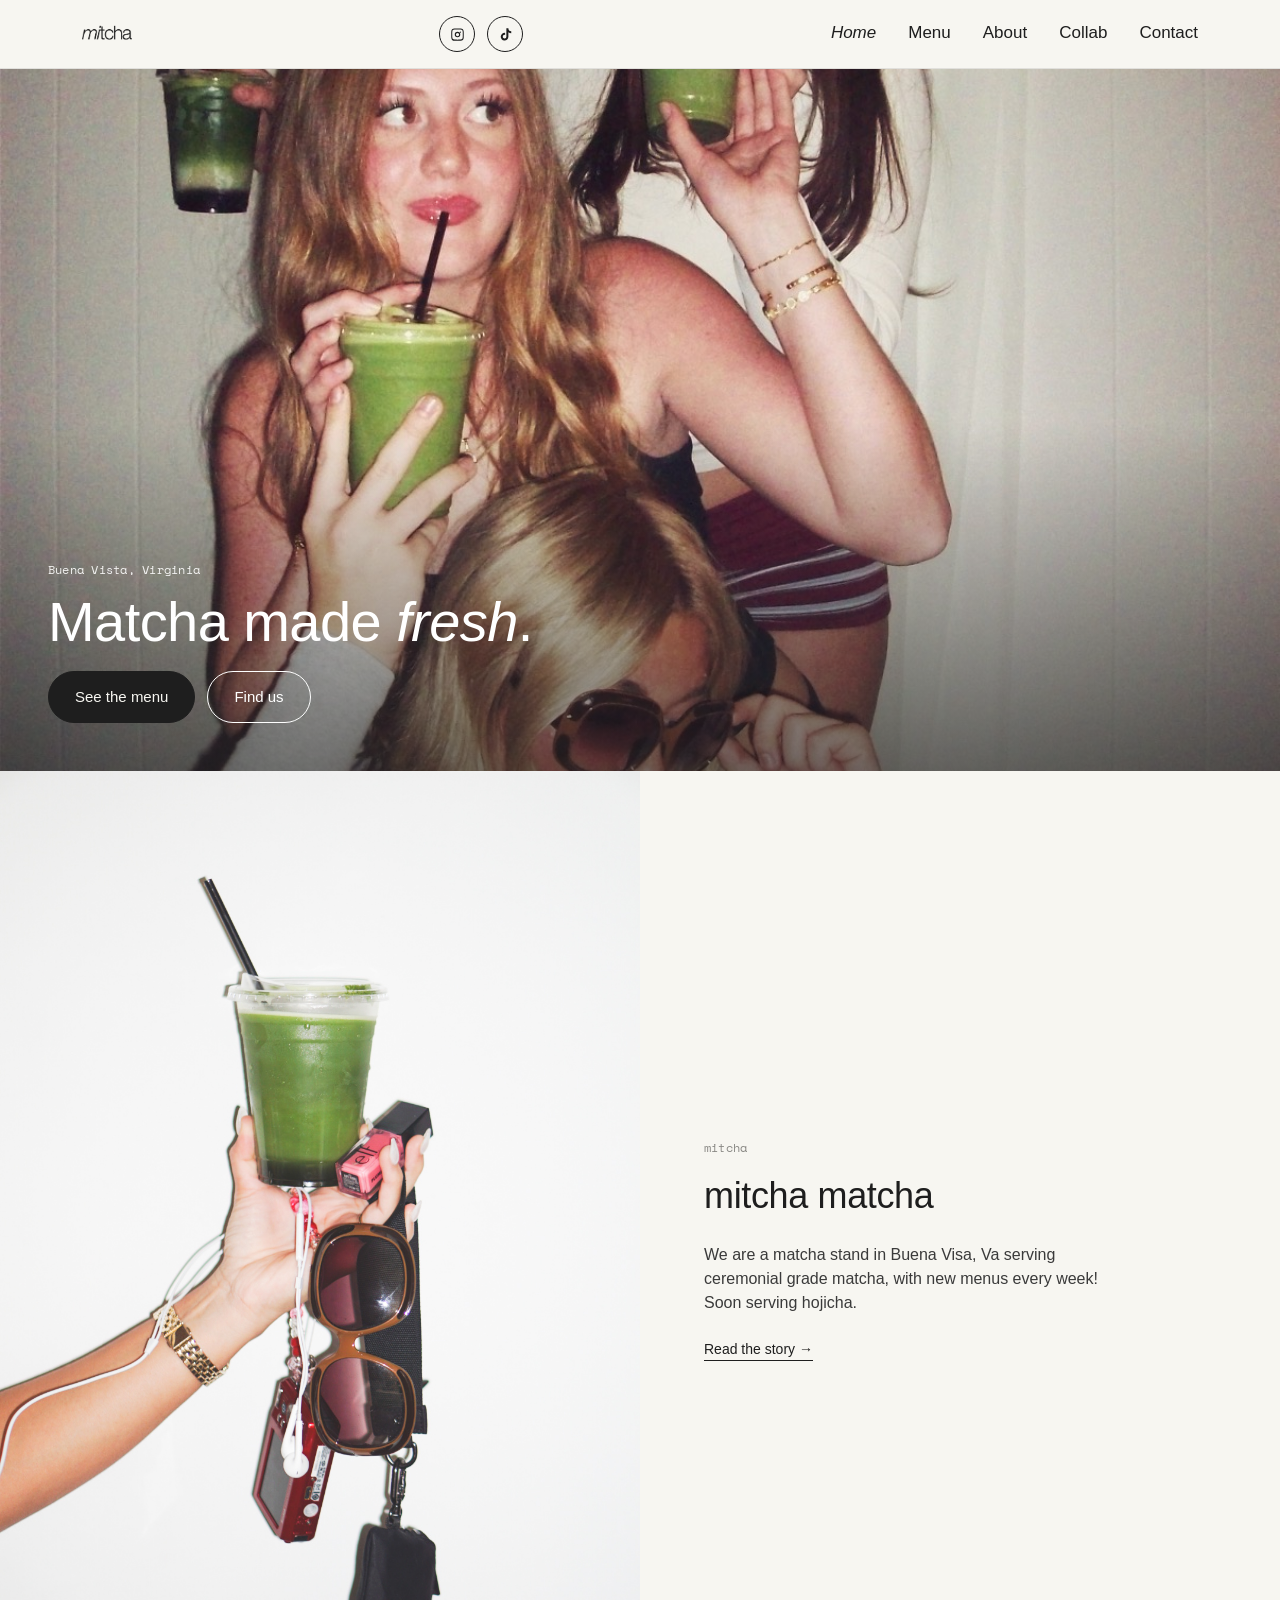
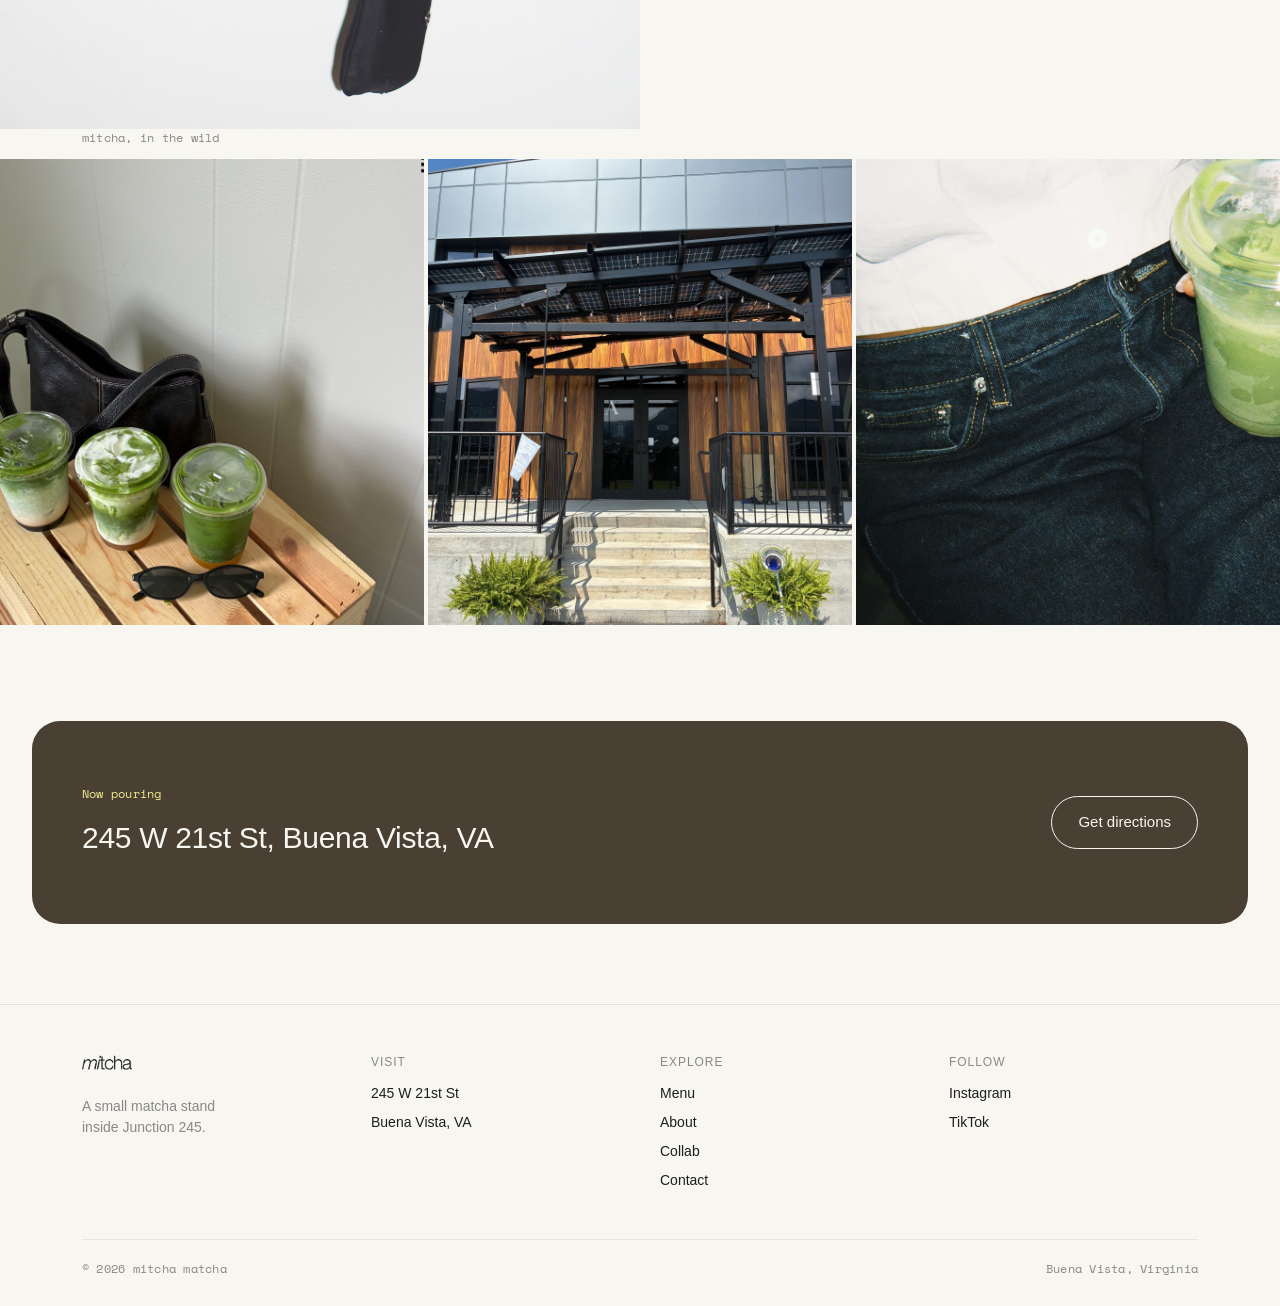
<file: index.html>
<!DOCTYPE html>
<html lang="en">
<head>
<meta charset="UTF-8">
<meta name="viewport" content="width=device-width, initial-scale=1.0">
<title>mitcha matcha — Buena Vista, VA</title>
<link rel="stylesheet" href="styles.css">
</head>
<body>
<header>
<div class="wrap navbar">
<a href="index.html" class="logo"><img src="assets/logo.png" alt="mitcha matcha"></a>
<div class="navbar-right">
<div class="socials">
<a href="https://www.instagram.com/mitchamatchaaa" aria-label="Instagram" target="_blank" rel="noopener">
<svg viewBox="0 0 24 24"><path d="M12 2.2c3.2 0 3.6 0 4.9.07 3.3.15 4.8 1.7 5 5C22 8.6 22 9 22 12.2s0 3.6-.07 4.9c-.15 3.3-1.7 4.8-5 5-1.3.06-1.7.07-4.93.07s-3.6 0-4.9-.07c-3.3-.15-4.8-1.7-5-5C2 15.8 2 15.4 2 12.2s0-3.6.07-4.9c.15-3.3 1.7-4.8 5-5C8.4 2.2 8.8 2.2 12 2.2zm0 1.8c-3.14 0-3.5 0-4.74.07-2.4.1-3.5 1.2-3.6 3.6C3.6 8.7 3.6 9 3.6 12s0 3.3.07 4.53c.1 2.4 1.2 3.5 3.6 3.6C8.5 20.2 8.86 20.2 12 20.2s3.5 0 4.74-.07c2.4-.1 3.5-1.2 3.6-3.6.06-1.23.06-1.53.06-4.53s0-3.3-.06-4.53c-.1-2.4-1.2-3.5-3.6-3.6C15.5 4 15.14 4 12 4zm0 3.6a4.4 4.4 0 110 8.8 4.4 4.4 0 010-8.8zm0 1.8a2.6 2.6 0 100 5.2 2.6 2.6 0 000-5.2zm4.6-2.03a1 1 0 110 2 1 1 0 010-2z"/></svg>
</a>
<a href="https://www.tiktok.com/@mitchamatchaaa" aria-label="TikTok" target="_blank" rel="noopener">
<svg viewBox="0 0 24 24"><path d="M16.6 2h-3.2v13.4a2.9 2.9 0 11-2.05-2.77V9.4a6.1 6.1 0 105.25 6.05V8.4a7.9 7.9 0 004.6 1.48V6.66A4.7 4.7 0 0116.6 2z"/></svg>
</a>
</div>
<button class="nav-toggle" onclick="document.querySelector('.nav-links').classList.toggle('open')" aria-label="Toggle menu">Menu ☰</button>
</div>
<nav class="nav-links">
<a href="index.html" class="active">Home</a>
<a href="menu.html">Menu</a>
<a href="about.html">About</a>
<a href="collab.html">Collab</a>
<a href="contact.html">Contact</a>
</nav>
</div>
</header>

<div class="hero-photo">
<img src="assets/FullSizeRender_VSCO.jpeg" alt="Sipping a mitcha matcha">
<div class="hero-overlay">
<p class="eyebrow mono">Buena Vista, Virginia</p>
<h1>Matcha made <span style="font-style:italic;">fresh</span>.</h1>
<div class="btn-row">
<a href="menu.html" class="btn btn-solid">See the menu</a>
<a href="contact.html" class="btn" style="border-color:#fff; color:#fff;">Find us</a>
</div>
</div>
</div>

<div class="split-banner">
<div class="photo-side">
<img src="assets/DSC07898.jpeg" alt="mitcha matcha styled with sparkling water">
</div>
<div class="text-side">
<p class="eyebrow mono">mitcha</p>
<h2 style="font-size:clamp(26px,3vw,36px); margin-bottom:20px; max-width:420px;">
mitcha matcha
</h2>
<p style="color:#3a3a3a; max-width:400px; margin-bottom:24px;">
We are a matcha stand in Buena Visa, Va serving ceremonial grade matcha, with new menus every week! Soon serving hojicha.
</p>
<a href="about.html" style="font-size:14px; border-bottom:1px solid var(--ink); align-self:flex-start;">Read the story →</a>
</div>
</div>

<section style="padding-top:0;">
<div class="wrap">
<p class="eyebrow mono">mitcha, in the wild</p>
</div>
<div class="photo-grid">
<img src="assets/flatlay-cups.jpg" alt="mitcha matcha flatlay">
<img src="assets/storefront.jpg" alt="Junction 245 storefront">
<img src="assets/denim-cup.jpg" alt="Holding a mitcha matcha">
</div>
</section>

<section class="callout-banner">
<div class="callout-inner">
<div>
<p class="eyebrow mono" style="color:var(--yellow);">Now pouring</p>
<h2>245 W 21st St, Buena Vista, VA</h2>
</div>
<a href="contact.html" class="btn" style="border-color:var(--cream); color:var(--cream);">Get directions</a>
</div>
</section>

<footer>
<div class="wrap">
<div class="footer-grid">
<div class="footer-col">
<img src="assets/logo.png" alt="mitcha matcha" style="height:22px; margin-bottom:14px;">
<p style="color:var(--grey);">A small matcha stand<br>inside Junction 245.</p>
</div>
<div class="footer-col">
<h4>Visit</h4>
<p>245 W 21st St</p>
<p>Buena Vista, VA</p>
</div>
<div class="footer-col">
<h4>Explore</h4>
<a href="menu.html">Menu</a>
<a href="about.html">About</a>
<a href="collab.html">Collab</a>
<a href="contact.html">Contact</a>
</div>
<div class="footer-col">
<h4>Follow</h4>
<a href="https://www.instagram.com/mitchamatchaaa" target="_blank" rel="noopener">Instagram</a>
<a href="https://www.tiktok.com/@mitchamatchaaa" target="_blank" rel="noopener">TikTok</a>
</div>
</div>
<div class="footer-bottom mono">
<span>© 2026 mitcha matcha</span>
<span>Buena Vista, Virginia</span>
</div>
</div>
</footer>
</body>
</html>
</file>
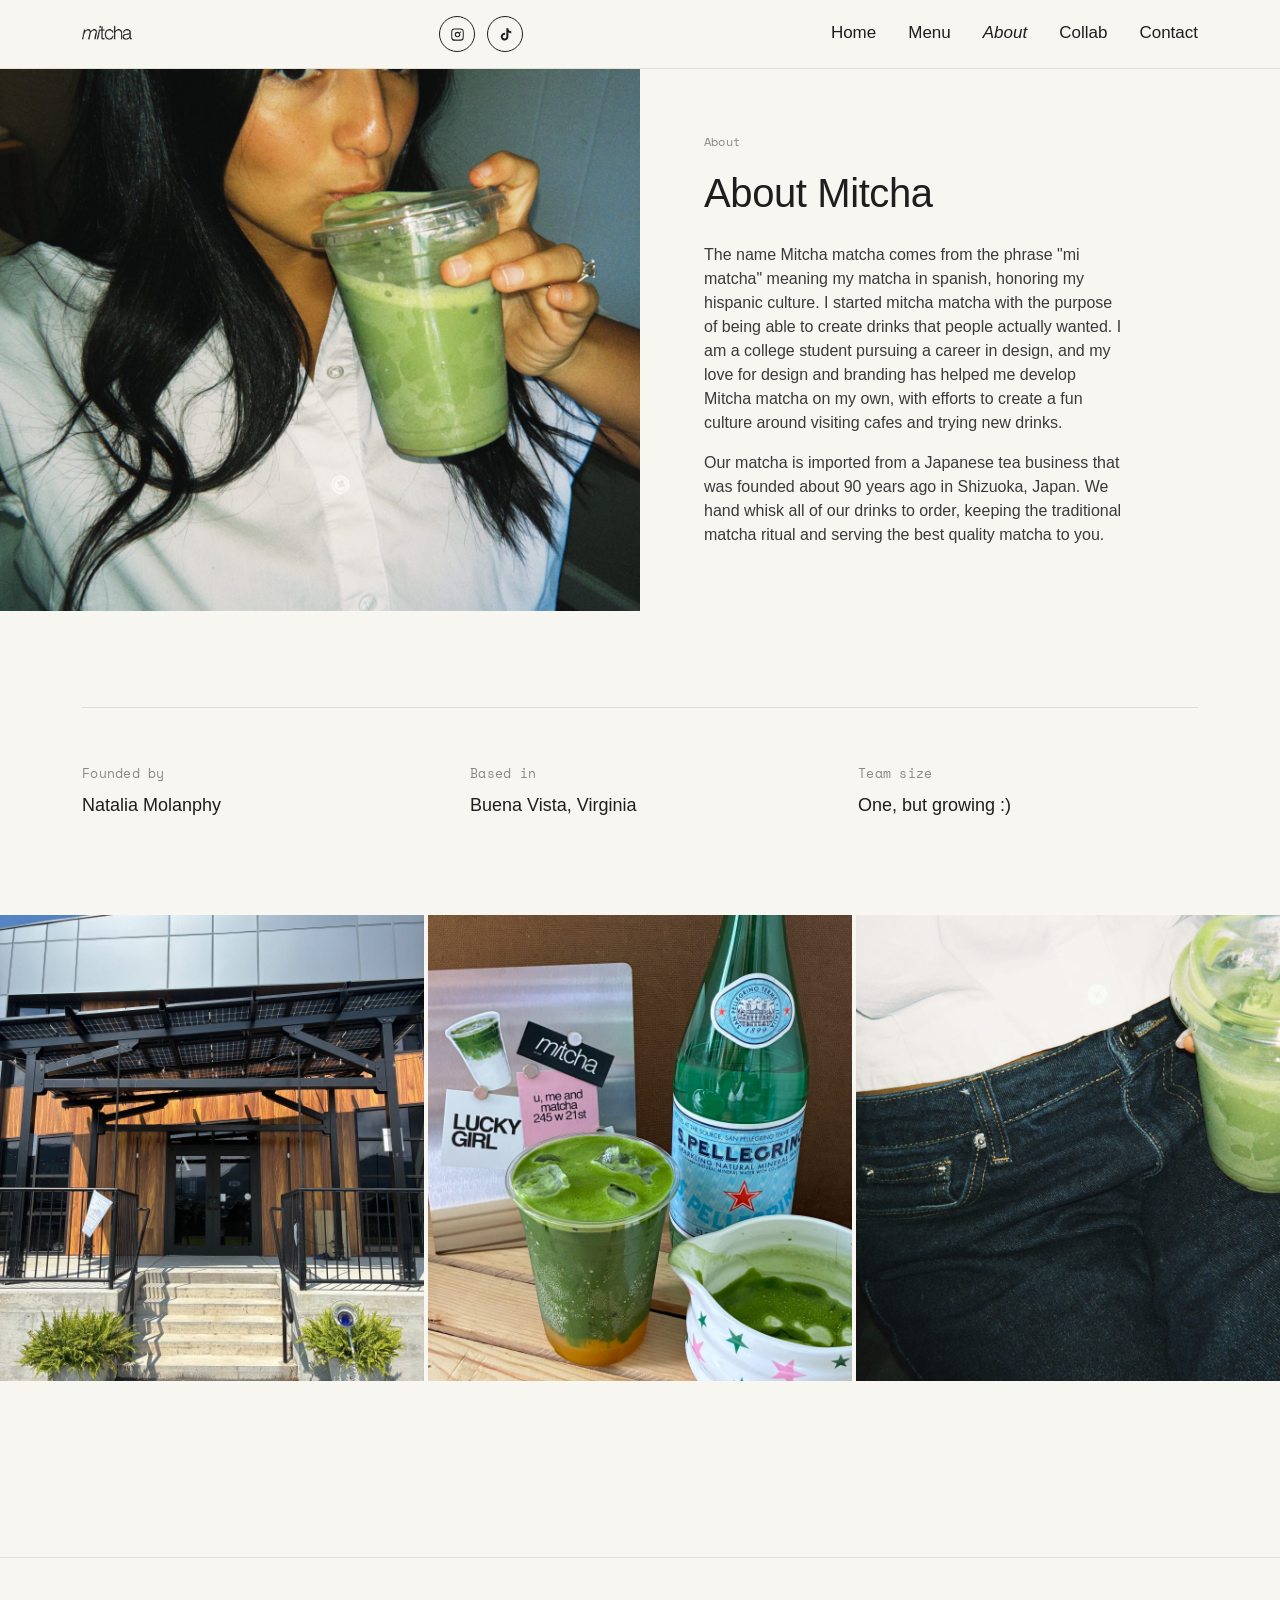
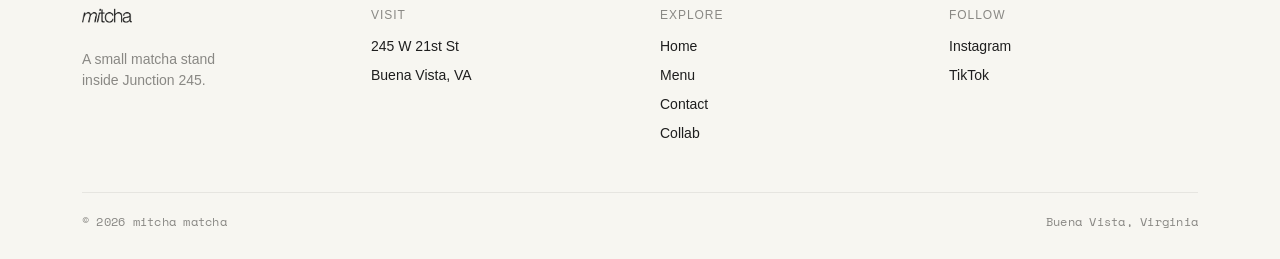
<file: about.html>
<!DOCTYPE html>
<html lang="en">
<head>
<meta charset="UTF-8">
<meta name="viewport" content="width=device-width, initial-scale=1.0">
<title>About — mitcha matcha</title>
<link rel="stylesheet" href="styles.css">
</head>
<body>

<header>
  <div class="wrap navbar">
    <a href="index.html" class="logo"><img src="assets/logo.png" alt="mitcha matcha"></a>
    <div class="navbar-right">
      <div class="socials">
        <a href="https://www.instagram.com/mitchamatchaaa" aria-label="Instagram" target="_blank" rel="noopener">
          <svg viewBox="0 0 24 24"><path d="M12 2.2c3.2 0 3.6 0 4.9.07 3.3.15 4.8 1.7 5 5C22 8.6 22 9 22 12.2s0 3.6-.07 4.9c-.15 3.3-1.7 4.8-5 5-1.3.06-1.7.07-4.93.07s-3.6 0-4.9-.07c-3.3-.15-4.8-1.7-5-5C2 15.8 2 15.4 2 12.2s0-3.6.07-4.9c.15-3.3 1.7-4.8 5-5C8.4 2.2 8.8 2.2 12 2.2zm0 1.8c-3.14 0-3.5 0-4.74.07-2.4.1-3.5 1.2-3.6 3.6C3.6 8.7 3.6 9 3.6 12s0 3.3.07 4.53c.1 2.4 1.2 3.5 3.6 3.6C8.5 20.2 8.86 20.2 12 20.2s3.5 0 4.74-.07c2.4-.1 3.5-1.2 3.6-3.6.06-1.23.06-1.53.06-4.53s0-3.3-.06-4.53c-.1-2.4-1.2-3.5-3.6-3.6C15.5 4 15.14 4 12 4zm0 3.6a4.4 4.4 0 110 8.8 4.4 4.4 0 010-8.8zm0 1.8a2.6 2.6 0 100 5.2 2.6 2.6 0 000-5.2zm4.6-2.03a1 1 0 110 2 1 1 0 010-2z"/></svg>
        </a>
        <a href="https://www.tiktok.com/@mitchamatchaaa" aria-label="TikTok" target="_blank" rel="noopener">
          <svg viewBox="0 0 24 24"><path d="M16.6 2h-3.2v13.4a2.9 2.9 0 11-2.05-2.77V9.4a6.1 6.1 0 105.25 6.05V8.4a7.9 7.9 0 004.6 1.48V6.66A4.7 4.7 0 0116.6 2z"/></svg>
        </a>
      </div>
      <button class="nav-toggle" onclick="document.querySelector('.nav-links').classList.toggle('open')" aria-label="Toggle menu">Menu ☰</button>
    </div>
    <nav class="nav-links">
      <a href="index.html">Home</a>
      <a href="menu.html">Menu</a>
      <a href="about.html" class="active">About</a>
      <a href="collab.html">Collab</a>
      <a href="contact.html">Contact</a>
    </nav>
  </div>
</header>

<div class="split-banner">
  <div class="photo-side">
    <img src="assets/selfie-sip.jpg" alt="Natalia, founder of mitcha matcha">
  </div>
  <div class="text-side">
    <p class="eyebrow mono">About</p>
    <h1 style="font-size:clamp(28px,3.5vw,40px); margin-bottom:20px;">About Mitcha</h1>
    <p style="color:#3a3a3a; max-width:420px; margin-bottom:16px;">
      The name Mitcha matcha comes from the phrase "mi matcha" meaning my matcha in spanish, honoring my hispanic culture. I started mitcha matcha with the purpose of being able to create drinks that people actually wanted. I am a college student pursuing a career in design, and my love for design and branding has helped me develop Mitcha matcha on my own, with efforts to create a fun culture around visiting cafes and trying new drinks.
    </p>
    <p style="color:#3a3a3a; max-width:420px;">
Our matcha is imported from a Japanese tea business that was founded about 90 years ago in Shizuoka, Japan. We hand whisk all of our drinks to order, keeping the traditional matcha ritual and serving the best quality matcha to you. 
    </p>
  </div>
</div>

<section>
  <div class="wrap">
    <hr class="hairline" style="margin-bottom:56px;">
    <div style="display:flex; gap:48px; flex-wrap:wrap;">
      <div style="flex:1; min-width:200px;">
        <p class="mono" style="font-size:13px; color:var(--grey); margin-bottom:8px;">Founded by</p>
        <p style="font-size:18px;">Natalia Molanphy</p>
      </div>
      <div style="flex:1; min-width:200px;">
        <p class="mono" style="font-size:13px; color:var(--grey); margin-bottom:8px;">Based in</p>
        <p style="font-size:18px;">Buena Vista, Virginia</p>
      </div>
      <div style="flex:1; min-width:200px;">
        <p class="mono" style="font-size:13px; color:var(--grey); margin-bottom:8px;">Team size</p>
        <p style="font-size:18px;">One, but growing :)</p>
      </div>
    </div>
  </div>
</section>

<section style="padding-top:0;">
  <div class="photo-grid">
    <img src="assets/storefront.jpg" alt="Junction 245">
    <img src="assets/styled-cup.jpg" alt="mitcha matcha styling">
    <img src="assets/denim-cup.jpg" alt="mitcha matcha in hand">
  </div>
</section>

<footer>
  <div class="wrap">
    <div class="footer-grid">
      <div class="footer-col">
        <img src="assets/logo.png" alt="mitcha matcha" style="height:22px; margin-bottom:14px;">
        <p style="color:var(--grey);">A small matcha stand<br>inside Junction 245.</p>
      </div>
      <div class="footer-col">
        <h4>Visit</h4>
        <p>245 W 21st St</p>
        <p>Buena Vista, VA</p>
      </div>
      <div class="footer-col">
        <h4>Explore</h4>
        <a href="index.html">Home</a>
        <a href="menu.html">Menu</a>
        <a href="contact.html">Contact</a>
        <a href="collab.html">Collab</a>

      </div>
      <div class="footer-col">
        <h4>Follow</h4>
        <a href="https://www.instagram.com/mitchamatchaaa" target="_blank" rel="noopener">Instagram</a>
        <a href="https://www.tiktok.com/@mitchamatchaaa" target="_blank" rel="noopener">TikTok</a>
      </div>
    </div>
    <div class="footer-bottom mono">
      <span>© 2026 mitcha matcha</span>
      <span>Buena Vista, Virginia</span>
    </div>
  </div>
</footer>

</body>
</html>
</file>
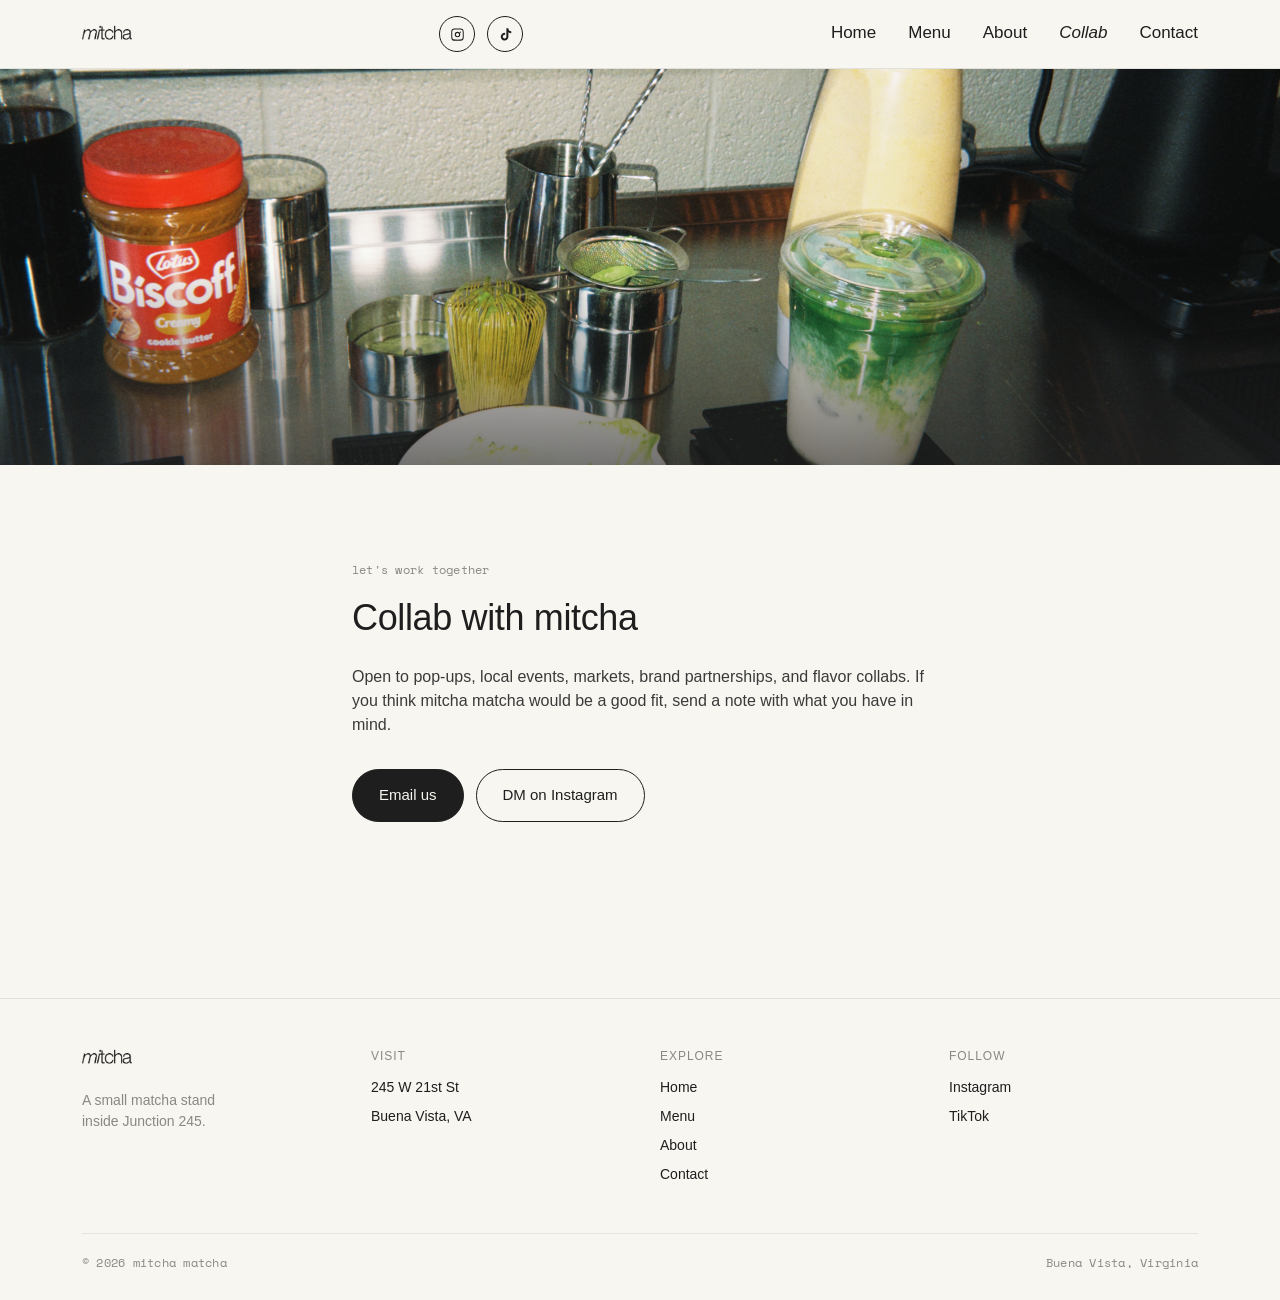
<file: collab.html>
<!DOCTYPE html>
<html lang="en">
<head>
<meta charset="UTF-8">
<meta name="viewport" content="width=device-width, initial-scale=1.0">
<title>Collab — mitcha matcha</title>
<link rel="stylesheet" href="styles.css">
</head>
<body>
<header>
<div class="wrap navbar">
<a href="index.html" class="logo"><img src="assets/logo.png" alt="mitcha matcha"></a>
<div class="navbar-right">
<div class="socials">
<a href="https://www.instagram.com/mitchamatchaaa" aria-label="Instagram" target="_blank" rel="noopener">
<svg viewBox="0 0 24 24"><path d="M12 2.2c3.2 0 3.6 0 4.9.07 3.3.15 4.8 1.7 5 5C22 8.6 22 9 22 12.2s0 3.6-.07 4.9c-.15 3.3-1.7 4.8-5 5-1.3.06-1.7.07-4.93.07s-3.6 0-4.9-.07c-3.3-.15-4.8-1.7-5-5C2 15.8 2 15.4 2 12.2s0-3.6.07-4.9c.15-3.3 1.7-4.8 5-5C8.4 2.2 8.8 2.2 12 2.2zm0 1.8c-3.14 0-3.5 0-4.74.07-2.4.1-3.5 1.2-3.6 3.6C3.6 8.7 3.6 9 3.6 12s0 3.3.07 4.53c.1 2.4 1.2 3.5 3.6 3.6C8.5 20.2 8.86 20.2 12 20.2s3.5 0 4.74-.07c2.4-.1 3.5-1.2 3.6-3.6.06-1.23.06-1.53.06-4.53s0-3.3-.06-4.53c-.1-2.4-1.2-3.5-3.6-3.6C15.5 4 15.14 4 12 4zm0 3.6a4.4 4.4 0 110 8.8 4.4 4.4 0 010-8.8zm0 1.8a2.6 2.6 0 100 5.2 2.6 2.6 0 000-5.2zm4.6-2.03a1 1 0 110 2 1 1 0 010-2z"/></svg>
</a>
<a href="https://www.tiktok.com/@mitchamatchaaa" aria-label="TikTok" target="_blank" rel="noopener">
<svg viewBox="0 0 24 24"><path d="M16.6 2h-3.2v13.4a2.9 2.9 0 11-2.05-2.77V9.4a6.1 6.1 0 105.25 6.05V8.4a7.9 7.9 0 004.6 1.48V6.66A4.7 4.7 0 0116.6 2z"/></svg>
</a>
</div>
<button class="nav-toggle" onclick="document.querySelector('.nav-links').classList.toggle('open')" aria-label="Toggle menu">Menu ☰</button>
</div>
<nav class="nav-links">
<a href="index.html">Home</a>
<a href="menu.html">Menu</a>
<a href="about.html">About</a>
<a href="collab.html" class="active">Collab</a>
<a href="contact.html">Contact</a>
</nav>
</div>
</header>
<div class="hero-photo short">
<img src="assets/fqs%202026-10-03%20110505E76D099FBBD0.jpeg" alt="Collab with mitcha matcha">
<div class="hero-overlay">
<h1 style="font-family:'Helvetica Neue', Helvetica, Arial, sans-serif; color:#fff; font-weight:400;"></h1>
</div>
</div>
  
<section>
<div class="wrap" style="max-width:640px;">
<p class="eyebrow mono">let's work together</p>
<h2 style="font-size:clamp(26px,3vw,36px); margin-bottom:20px;">Collab with mitcha</h2>
<p style="font-size:16px; color:#3a3a3a; margin-bottom:32px;">
Open to pop-ups, local events, markets, brand partnerships, and flavor collabs. If you think mitcha matcha would be a good fit, send a note with what you have in mind.
</p>
<div class="btn-row" style="max-width:340px;">
<a href="mailto:mitchamatchabv@gmail.com" class="btn btn-solid">Email us</a>
<a href="https://www.instagram.com/mitchamatchaaa" target="_blank" rel="noopener" class="btn">DM on Instagram</a>
</div>
</div>
</section>

<footer>
<div class="wrap">
<div class="footer-grid">
<div class="footer-col">
<img src="assets/logo.png" alt="mitcha matcha" style="height:22px; margin-bottom:14px;">
<p style="color:var(--grey);">A small matcha stand<br>inside Junction 245.</p>
</div>
<div class="footer-col">
<h4>Visit</h4>
<p>245 W 21st St</p>
<p>Buena Vista, VA</p>
</div>
<div class="footer-col">
<h4>Explore</h4>
<a href="index.html">Home</a>
<a href="menu.html">Menu</a>
<a href="about.html">About</a>
<a href="contact.html">Contact</a>
</div>
<div class="footer-col">
<h4>Follow</h4>
<a href="https://www.instagram.com/mitchamatchaaa" target="_blank" rel="noopener">Instagram</a>
<a href="https://www.tiktok.com/@mitchamatchaaa" target="_blank" rel="noopener">TikTok</a>
</div>
</div>
<div class="footer-bottom mono">
<span>© 2026 mitcha matcha</span>
<span>Buena Vista, Virginia</span>
</div>
</div>
</footer>
</body>
</html>
</file>
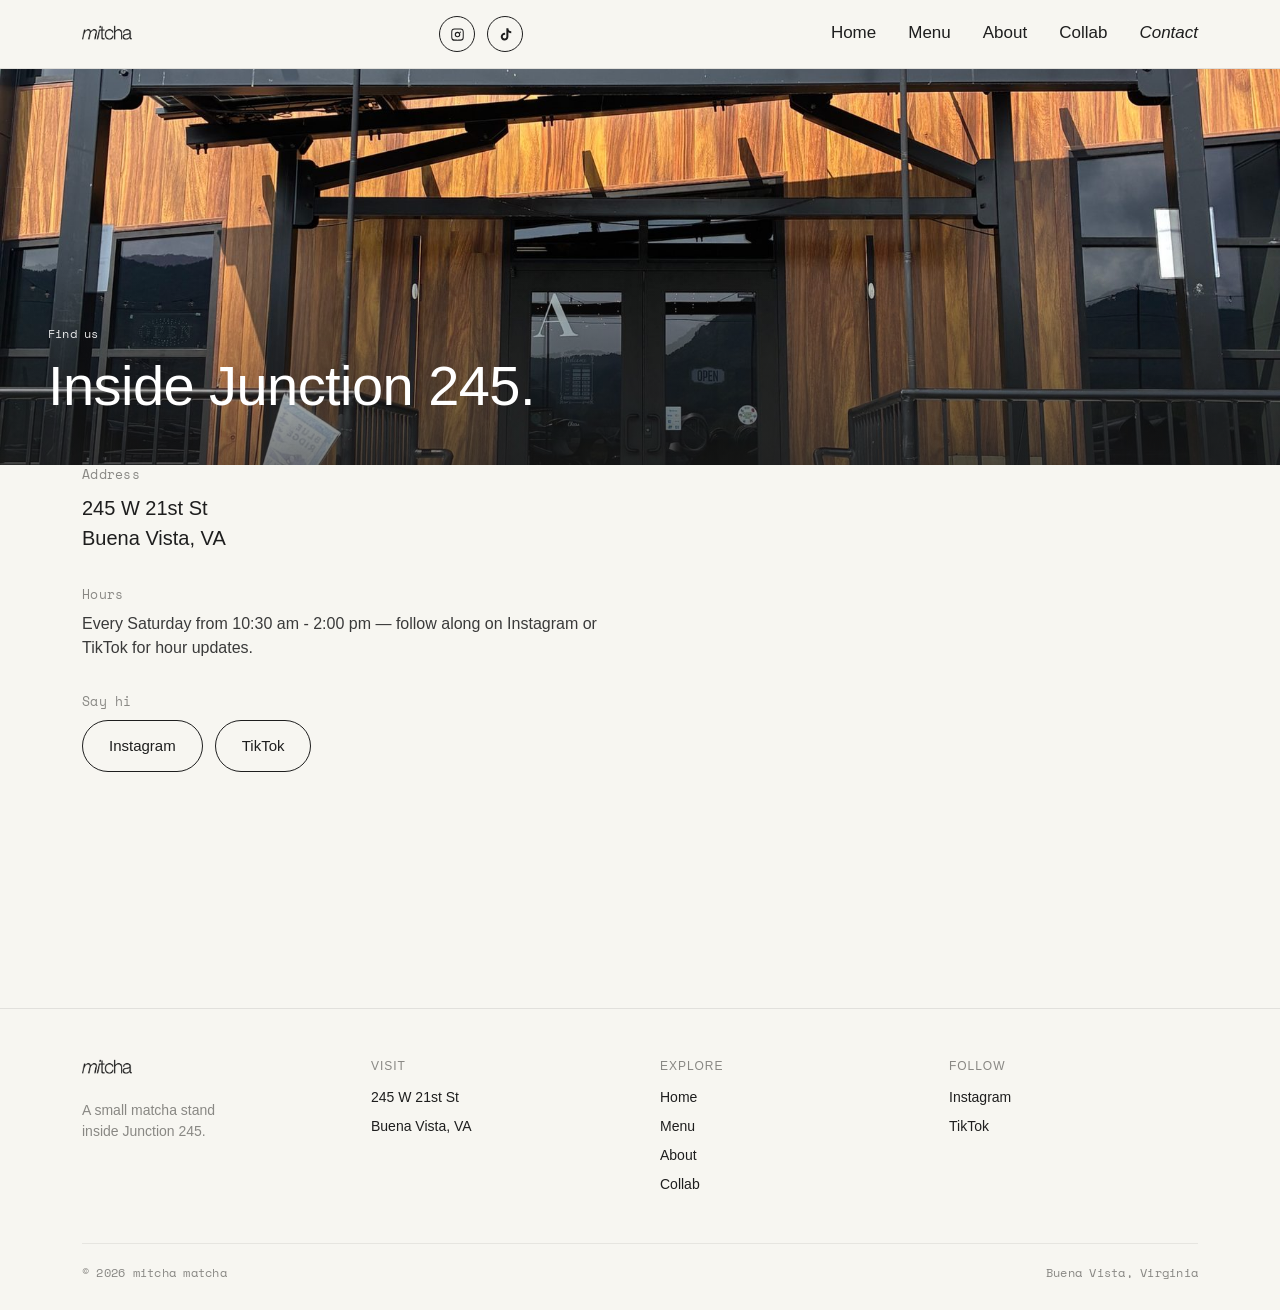
<file: contact.html>
<!DOCTYPE html>
<html lang="en">
<head>
<meta charset="UTF-8">
<meta name="viewport" content="width=device-width, initial-scale=1.0">
<title>Contact — mitcha matcha</title>
<link rel="stylesheet" href="styles.css">
</head>
<body>
<header>
<div class="wrap navbar">
<a href="index.html" class="logo"><img src="assets/logo.png" alt="mitcha matcha"></a>
<div class="navbar-right">
<div class="socials">
<a href="https://www.instagram.com/mitchamatchaaa" aria-label="Instagram" target="_blank" rel="noopener">
<svg viewBox="0 0 24 24"><path d="M12 2.2c3.2 0 3.6 0 4.9.07 3.3.15 4.8 1.7 5 5C22 8.6 22 9 22 12.2s0 3.6-.07 4.9c-.15 3.3-1.7 4.8-5 5-1.3.06-1.7.07-4.93.07s-3.6 0-4.9-.07c-3.3-.15-4.8-1.7-5-5C2 15.8 2 15.4 2 12.2s0-3.6.07-4.9c.15-3.3 1.7-4.8 5-5C8.4 2.2 8.8 2.2 12 2.2zm0 1.8c-3.14 0-3.5 0-4.74.07-2.4.1-3.5 1.2-3.6 3.6C3.6 8.7 3.6 9 3.6 12s0 3.3.07 4.53c.1 2.4 1.2 3.5 3.6 3.6C8.5 20.2 8.86 20.2 12 20.2s3.5 0 4.74-.07c2.4-.1 3.5-1.2 3.6-3.6.06-1.23.06-1.53.06-4.53s0-3.3-.06-4.53c-.1-2.4-1.2-3.5-3.6-3.6C15.5 4 15.14 4 12 4zm0 3.6a4.4 4.4 0 110 8.8 4.4 4.4 0 010-8.8zm0 1.8a2.6 2.6 0 100 5.2 2.6 2.6 0 000-5.2zm4.6-2.03a1 1 0 110 2 1 1 0 010-2z"/></svg>
</a>
<a href="https://www.tiktok.com/@mitchamatchaaa" aria-label="TikTok" target="_blank" rel="noopener">
<svg viewBox="0 0 24 24"><path d="M16.6 2h-3.2v13.4a2.9 2.9 0 11-2.05-2.77V9.4a6.1 6.1 0 105.25 6.05V8.4a7.9 7.9 0 004.6 1.48V6.66A4.7 4.7 0 0116.6 2z"/></svg>
</a>
</div>
<button class="nav-toggle" onclick="document.querySelector('.nav-links').classList.toggle('open')" aria-label="Toggle menu">Menu ☰</button>
</div>
<nav class="nav-links">
<a href="index.html">Home</a>
<a href="menu.html">Menu</a>
<a href="about.html">About</a>
<a href="collab.html">Collab</a>
<a href="contact.html" class="active">Contact</a>
</nav>
</div>
</header>

<div class="hero-photo short">
<img src="assets/storefront.jpg" alt="Junction 245 storefront">
<div class="hero-overlay">
<p class="eyebrow mono">Find us</p>
<h1 style="margin-bottom:0;">Inside Junction 245.</h1>
</div>
</div>

<section style="padding-top:0;">
<div class="wrap" style="display:flex; gap:56px; flex-wrap:wrap;">
<div style="flex:1; min-width:260px;">
<p class="mono" style="font-size:13px; color:var(--grey); margin-bottom:8px;">Address</p>
<p style="font-size:20px; margin-bottom:32px;">245 W 21st St<br>Buena Vista, VA</p>
<p class="mono" style="font-size:13px; color:var(--grey); margin-bottom:8px;">Hours</p>
<p style="font-size:16px; color:#3a3a3a; margin-bottom:32px;">
Every Saturday from 10:30 am - 2:00 pm — follow along on Instagram or TikTok for hour updates.
</p>
<p class="mono" style="font-size:13px; color:var(--grey); margin-bottom:8px;">Say hi</p>
<div class="btn-row" style="max-width:340px;">
<a href="https://www.instagram.com/mitchamatchaaa" target="_blank" rel="noopener" class="btn">Instagram</a>
<a href="https://www.tiktok.com/@mitchamatchaaa" target="_blank" rel="noopener" class="btn">TikTok</a>
</div>
</div>
<div style="flex:1; min-width:280px;">
<iframe
src="https://www.google.com/maps?q=245+W+21st+St,+Buena+Vista,+VA&output=embed"
width="100%" height="360" style="border:0; border-radius:16px;"
loading="lazy" title="Map to mitcha matcha at Junction 245">
</iframe>
</div>
</div>
</section>

<footer>
<div class="wrap">
<div class="footer-grid">
<div class="footer-col">
<img src="assets/logo.png" alt="mitcha matcha" style="height:22px; margin-bottom:14px;">
<p style="color:var(--grey);">A small matcha stand<br>inside Junction 245.</p>
</div>
<div class="footer-col">
<h4>Visit</h4>
<p>245 W 21st St</p>
<p>Buena Vista, VA</p>
</div>
<div class="footer-col">
<h4>Explore</h4>
<a href="index.html">Home</a>
<a href="menu.html">Menu</a>
<a href="about.html">About</a>
<a href="collab.html">Collab</a>
</div>
<div class="footer-col">
<h4>Follow</h4>
<a href="https://www.instagram.com/mitchamatchaaa" target="_blank" rel="noopener">Instagram</a>
<a href="https://www.tiktok.com/@mitchamatchaaa" target="_blank" rel="noopener">TikTok</a>
</div>
</div>
<div class="footer-bottom mono">
<span>© 2026 mitcha matcha</span>
<span>Buena Vista, Virginia</span>
</div>
</div>
</footer>
</body>
</html>
</file>
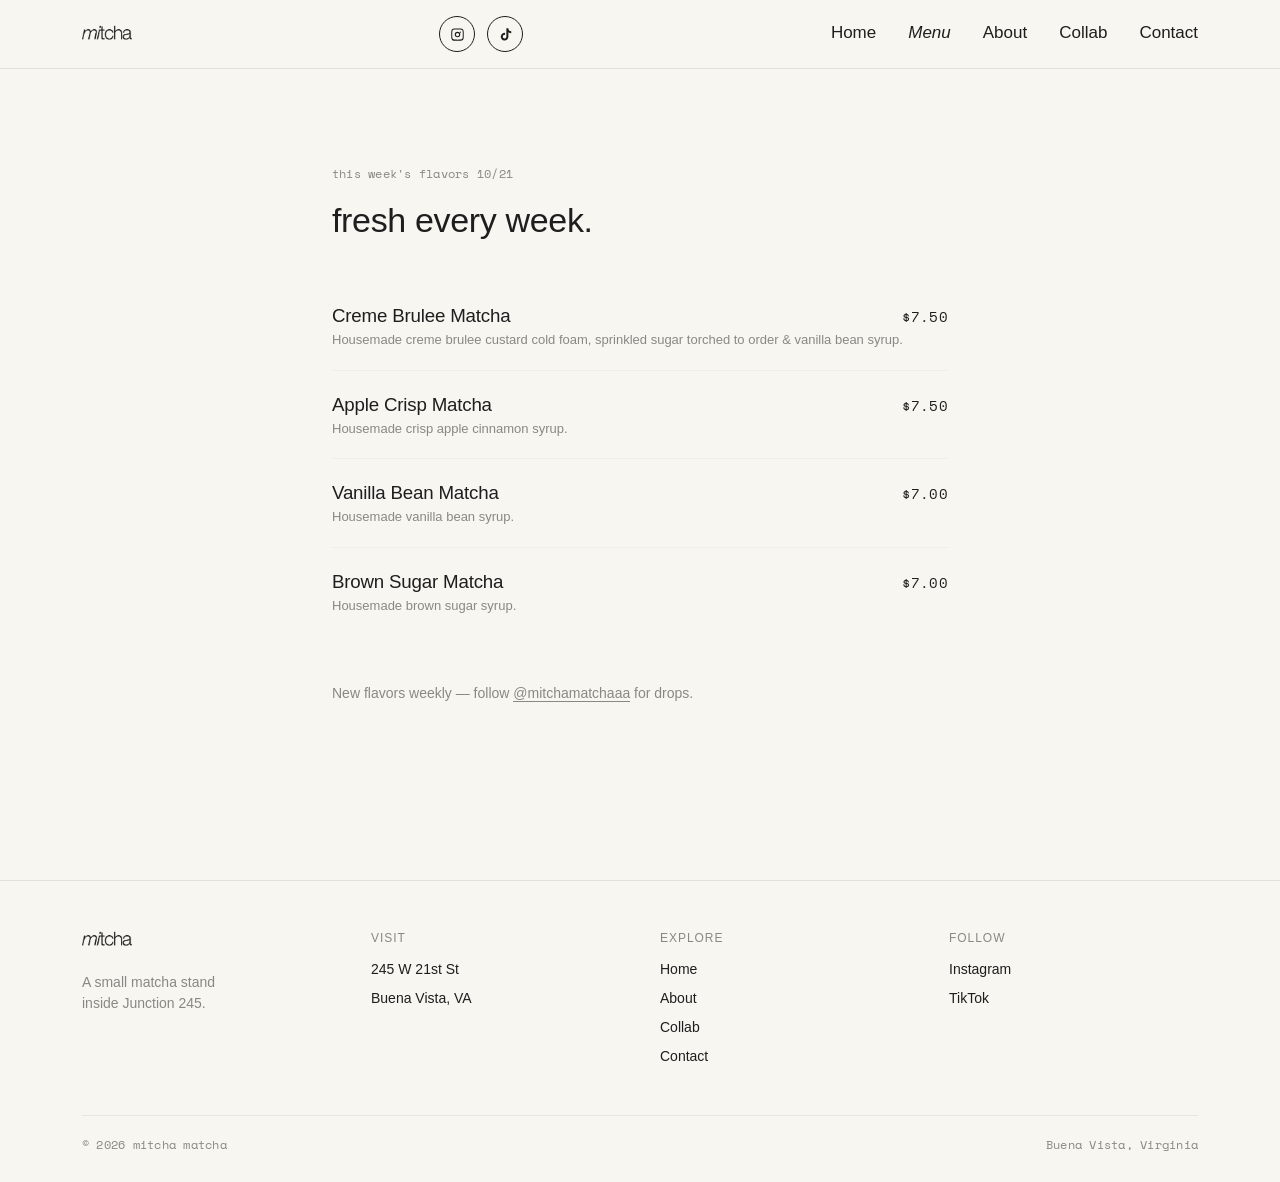
<file: menu.html>
<!DOCTYPE html>
<html lang="en">
<head>
<meta charset="UTF-8">
<meta name="viewport" content="width=device-width, initial-scale=1.0">
<title>Menu — mitcha matcha</title>
<link rel="stylesheet" href="styles.css">
</head>
<body>
<header>
<div class="wrap navbar">
<a href="index.html" class="logo"><img src="assets/logo.png" alt="mitcha matcha"></a>
<div class="navbar-right">
<div class="socials">
<a href="https://www.instagram.com/mitchamatchaaa" aria-label="Instagram" target="_blank" rel="noopener">
<svg viewBox="0 0 24 24"><path d="M12 2.2c3.2 0 3.6 0 4.9.07 3.3.15 4.8 1.7 5 5C22 8.6 22 9 22 12.2s0 3.6-.07 4.9c-.15 3.3-1.7 4.8-5 5-1.3.06-1.7.07-4.93.07s-3.6 0-4.9-.07c-3.3-.15-4.8-1.7-5-5C2 15.8 2 15.4 2 12.2s0-3.6.07-4.9c.15-3.3 1.7-4.8 5-5C8.4 2.2 8.8 2.2 12 2.2zm0 1.8c-3.14 0-3.5 0-4.74.07-2.4.1-3.5 1.2-3.6 3.6C3.6 8.7 3.6 9 3.6 12s0 3.3.07 4.53c.1 2.4 1.2 3.5 3.6 3.6C8.5 20.2 8.86 20.2 12 20.2s3.5 0 4.74-.07c2.4-.1 3.5-1.2 3.6-3.6.06-1.23.06-1.53.06-4.53s0-3.3-.06-4.53c-.1-2.4-1.2-3.5-3.6-3.6C15.5 4 15.14 4 12 4zm0 3.6a4.4 4.4 0 110 8.8 4.4 4.4 0 010-8.8zm0 1.8a2.6 2.6 0 100 5.2 2.6 2.6 0 000-5.2zm4.6-2.03a1 1 0 110 2 1 1 0 010-2z"/></svg>
</a>
<a href="https://www.tiktok.com/@mitchamatchaaa" aria-label="TikTok" target="_blank" rel="noopener">
<svg viewBox="0 0 24 24"><path d="M16.6 2h-3.2v13.4a2.9 2.9 0 11-2.05-2.77V9.4a6.1 6.1 0 105.25 6.05V8.4a7.9 7.9 0 004.6 1.48V6.66A4.7 4.7 0 0116.6 2z"/></svg>
</a>
</div>
<button class="nav-toggle" onclick="document.querySelector('.nav-links').classList.toggle('open')" aria-label="Toggle menu">Menu ☰</button>
</div>
<nav class="nav-links">
<a href="index.html">Home</a>
<a href="menu.html" class="active">Menu</a>
<a href="about.html">About</a>
<a href="collab.html">Collab</a>
<a href="contact.html">Contact</a>
</nav>
</div>
</header>

<section>
<div class="wrap" style="max-width:680px;">
<p class="eyebrow mono">this week's flavors 10/21</p>
<h2 style="font-size:clamp(26px,3vw,34px); margin-bottom:36px;">fresh every week.</h2>

<div class="drink-list">

<div class="drink-row">
<div style="display:flex; justify-content:space-between; align-items:baseline;">
<h3>Creme Brulee Matcha</h3>
<span class="mono" style="font-size:14px;">$7.50</span>
</div>
<p style="font-size:13px; color:var(--grey);">Housemade creme brulee custard cold foam, sprinkled sugar torched to order & vanilla bean syrup.</p>
</div>

<div class="drink-row">
<div style="display:flex; justify-content:space-between; align-items:baseline;">
<h3>Apple Crisp Matcha</h3>
<span class="mono" style="font-size:14px;">$7.50</span>
</div>
<p style="font-size:13px; color:var(--grey);">Housemade crisp apple cinnamon syrup.</p>
</div>

<div class="drink-row">
<div style="display:flex; justify-content:space-between; align-items:baseline;">
<h3>Vanilla Bean Matcha</h3>
<span class="mono" style="font-size:14px;">$7.00</span>
</div>
<p style="font-size:13px; color:var(--grey);">Housemade vanilla bean syrup.</p>
</div>

<div class="drink-row">
<div style="display:flex; justify-content:space-between; align-items:baseline;">
<h3>Brown Sugar Matcha</h3>
<span class="mono" style="font-size:14px;">$7.00</span>
</div>
<p style="font-size:13px; color:var(--grey);">Housemade brown sugar syrup.</p>
</div>

</div>

<p style="margin-top:48px; font-size:14px; color:var(--grey);">New flavors weekly — follow <a href="https://www.instagram.com/mitchamatchaaa" target="_blank" rel="noopener" style="border-bottom:1px solid var(--grey);">@mitchamatchaaa</a> for drops.</p>
</div>
</section>

<footer>
<div class="wrap">
<div class="footer-grid">
<div class="footer-col">
<img src="assets/logo.png" alt="mitcha matcha" style="height:22px; margin-bottom:14px;">
<p style="color:var(--grey);">A small matcha stand<br>inside Junction 245.</p>
</div>
<div class="footer-col">
<h4>Visit</h4>
<p>245 W 21st St</p>
<p>Buena Vista, VA</p>
</div>
<div class="footer-col">
<h4>Explore</h4>
<a href="index.html">Home</a>
<a href="about.html">About</a>
<a href="collab.html">Collab</a>
<a href="contact.html">Contact</a>
</div>
<div class="footer-col">
<h4>Follow</h4>
<a href="https://www.instagram.com/mitchamatchaaa" target="_blank" rel="noopener">Instagram</a>
<a href="https://www.tiktok.com/@mitchamatchaaa" target="_blank" rel="noopener">TikTok</a>
</div>
</div>
<div class="footer-bottom mono">
<span>© 2026 mitcha matcha</span>
<span>Buena Vista, Virginia</span>
</div>
</div>
</footer>
</body>
</html>
</file>
<file: styles.css>
/* ===================================================================
   mitcha matcha — design tokens
   ink #1E1E1E · cream #F7F6F1 · blue #7390C8 · brown #493F33
   blush #DCB1C5 · yellow #EFEA8C · grey #898884

   Mobile-first: base rules target small screens, then scale up
   with min-width media queries.
=================================================================== */

@import url('https://fonts.googleapis.com/css2?family=Space+Mono:ital@0;1&display=swap');

:root{
  --ink:#1E1E1E;
  --cream:#F7F6F1;
  --blue:#7390C8;
  --brown:#493F33;
  --blush:#DCB1C5;
  --yellow:#EFEA8C;
  --grey:#898884;
  --max:1180px;
  --gutter:20px;
}
@media (min-width:600px){ :root{ --gutter:32px; } }

*{margin:0;padding:0;box-sizing:border-box;}
html{scroll-behavior:smooth; -webkit-text-size-adjust:100%;}

body{
  background:var(--cream);
  color:var(--ink);
  font-family:"Helvetica Neue", Helvetica, Arial, sans-serif;
  -webkit-font-smoothing:antialiased;
  line-height:1.5;
  font-size:16px;
  overflow-x:hidden;
}

a{color:inherit;text-decoration:none;}
img{max-width:100%;}

.mono{
  font-family:"Space Mono", monospace;
  letter-spacing:0.02em;
}

.wrap{
  max-width:var(--max);
  margin:0 auto;
  padding:0 var(--gutter);
}

a:focus-visible, button:focus-visible{
  outline:2px solid var(--blue);
  outline-offset:3px;
}

@media (prefers-reduced-motion: reduce){
  *{animation:none !important; transition:none !important;}
}

/* -------------------- nav -------------------- */
header{
  padding:16px 0;
  border-bottom:1px solid rgba(30,30,30,0.1);
  position:sticky;
  top:0;
  background:var(--cream);
  z-index:50;
}
.navbar{
  display:flex;
  align-items:center;
  justify-content:space-between;
  gap:12px;
  flex-wrap:wrap;
}
.logo img{
  height:22px;
  display:block;
}

/* mobile nav: hidden by default, toggled open as a full-width panel */
.nav-links{
  display:none;
  flex-direction:column;
  align-items:flex-start;
  gap:0;
  font-size:17px;
  width:100%;
  order:10;
}
.nav-links.open{
  display:flex;
}
.nav-links a{
  width:100%;
  padding:14px 0;
  border-bottom:1px solid rgba(30,30,30,0.08);
}
.nav-links a.active{
  font-style:italic;
}

.socials{
  display:flex;
  gap:12px;
}
.socials a{
  width:36px;height:36px;
  border-radius:50%;
  border:1px solid var(--ink);
  display:flex;align-items:center;justify-content:center;
  transition:background .15s ease, color .15s ease;
  flex-shrink:0;
}
.socials a:hover{
  background:var(--ink);
  color:var(--cream);
}
.socials svg{width:15px;height:15px;fill:currentColor;}

.nav-toggle{
  display:flex;
  align-items:center;
  background:none;border:1px solid var(--ink);
  border-radius:999px;
  padding:8px 16px;
  font-size:14px;
  font-family:inherit;
  cursor:pointer;
  color:var(--ink);
}

.navbar-right{
  display:flex;
  align-items:center;
  gap:10px;
}

/* Desktop nav: inline links, no hamburger */
@media (min-width:760px){
  .nav-links{
    display:flex !important;
    flex-direction:row;
    align-items:center;
    gap:32px;
    width:auto;
    order:0;
  }
  .nav-links a{
    width:auto;
    padding:0 0 2px 0;
    border-bottom:none;
  }
  .nav-toggle{display:none;}
}

/* -------------------- footer -------------------- */
footer{
  border-top:1px solid rgba(30,30,30,0.1);
  padding:48px 0 28px;
  margin-top:80px;
}
.footer-grid{
  display:grid;
  grid-template-columns:1fr 1fr;
  gap:32px 20px;
}
.footer-col:first-child{ grid-column:1 / -1; }
.footer-col h4{
  font-size:12px;
  text-transform:uppercase;
  letter-spacing:0.08em;
  color:var(--grey);
  margin-bottom:12px;
  font-weight:400;
}
.footer-col p, .footer-col a{
  font-size:14px;
  display:block;
  margin-bottom:8px;
}
.footer-bottom{
  margin-top:40px;
  padding-top:20px;
  border-top:1px solid rgba(30,30,30,0.08);
  display:flex;
  flex-direction:column;
  font-size:12px;
  color:var(--grey);
  gap:6px;
}
@media (min-width:600px){
  .footer-grid{ grid-template-columns:repeat(4,1fr); gap:40px; }
  .footer-col:first-child{ grid-column:auto; }
  .footer-bottom{ flex-direction:row; justify-content:space-between; }
}

/* -------------------- buttons -------------------- */
.btn{
  display:inline-flex;
  align-items:center;
  justify-content:center;
  gap:8px;
  padding:14px 26px;
  border:1px solid var(--ink);
  border-radius:999px;
  font-size:15px;
  background:transparent;
  transition:background .15s ease, color .15s ease;
  min-height:48px;
  width:100%;
}
@media (min-width:480px){
  .btn{ width:auto; }
}
.btn:hover{
  background:var(--ink);
  color:var(--cream);
}
.btn-solid{
  background:var(--ink);
  color:var(--cream);
}
.btn-solid:hover{
  background:var(--blue);
  color:var(--ink);
}
.btn-row{
  display:flex;
  flex-direction:column;
  gap:12px;
}
@media (min-width:480px){
  .btn-row{ flex-direction:row; flex-wrap:wrap; }
}

/* -------------------- shape motif -------------------- */
.dot{ border-radius:50%; display:inline-block; }

/* -------------------- section spacing -------------------- */
section{padding:56px 0;}
@media (min-width:760px){
  section{padding:96px 0;}
}

.eyebrow{
  font-size:12px;
  color:var(--grey);
  margin-bottom:12px;
}

h1,h2,h3{
  font-weight:500;
  letter-spacing:-0.01em;
}

.hairline{
  height:1px;
  background:rgba(30,30,30,0.12);
  border:none;
}

/* -------------------- image-forward patterns -------------------- */
.hero-photo{
  position:relative;
  width:100%;
  height:78vh;
  min-height:440px;
  max-height:760px;
  overflow:hidden;
}
.hero-photo.short{
  height:44vh;
  min-height:320px;
}
.hero-photo img{
  width:100%;height:100%;
  object-fit:cover;
  display:block;
}
.hero-photo .hero-overlay{
  position:absolute;
  inset:0;
  display:flex;
  flex-direction:column;
  justify-content:flex-end;
  padding:24px;
  background:linear-gradient(to top, rgba(30,30,30,0.6) 0%, rgba(30,30,30,0) 50%);
}
.hero-overlay h1{
  color:#fff;
  font-size:clamp(28px, 7vw, 56px);
  max-width:640px;
  margin-bottom:18px;
  line-height:1.1;
}
.hero-overlay .eyebrow{color:#fff; opacity:0.9;}
@media (min-width:760px){
  .hero-photo .hero-overlay{ padding:48px; }
}

.photo-grid{
  display:grid;
  grid-template-columns:repeat(2, 1fr);
  gap:3px;
}
.photo-grid img{
  width:100%;height:100%;
  aspect-ratio:1/1.1;
  object-fit:cover;
  display:block;
}
@media (min-width:700px){
  .photo-grid{grid-template-columns:repeat(3,1fr); gap:4px;}
}

.split-banner{
  display:grid;
  grid-template-columns:1fr;
}
.split-banner .photo-side{ height:340px; }
.split-banner .photo-side img{
  width:100%;height:100%;object-fit:cover;display:block;
}
.split-banner .text-side{
  display:flex;
  flex-direction:column;
  justify-content:center;
  padding:32px var(--gutter);
  background:var(--cream);
}
@media (min-width:820px){
  .split-banner{ grid-template-columns:1fr 1fr; min-height:520px; }
  .split-banner .photo-side{ height:auto; }
  .split-banner .text-side{ padding:64px; }
}

.drink-card{ display:block; }
.drink-card img{
  width:100%;
  aspect-ratio:4/5;
  object-fit:cover;
  display:block;
  border-radius:4px;
  margin-bottom:14px;
}
.drink-card h3{font-size:16px; margin-bottom:4px;}
.drink-cards{
  display:grid;
  grid-template-columns:repeat(2,1fr);
  gap:20px 16px;
}
@media (min-width:600px){
  .drink-cards{ gap:24px; }
}
@media (min-width:900px){
  .drink-cards{grid-template-columns:repeat(4,1fr); gap:28px;}
  .drink-card h3{font-size:18px;}
}

/* -------------------- callout banner -------------------- */
.callout-banner{
  background:var(--brown);
  color:var(--cream);
  border-radius:20px;
  margin:0 var(--gutter);
  padding:36px var(--gutter);
}
.callout-banner .callout-inner{
  max-width:calc(var(--max) - var(--gutter) * 2);
  margin:0 auto;
  display:flex;
  flex-direction:column;
  gap:20px;
}
.callout-banner h2{ font-size:22px; color:var(--cream); }
.callout-banner .btn{ align-self:flex-start; }
@media (min-width:640px){
  .callout-banner{ border-radius:28px; padding:64px 48px; }
  .callout-banner .callout-inner{
    flex-direction:row;
    justify-content:space-between;
    align-items:center;
  }
  .callout-banner h2{ font-size:30px; }
  .callout-banner .btn{ align-self:auto; }
}
.drink-row { padding: 20px 0; border-bottom: 1px solid #eee; }
.drink-row:last-child { border-bottom: none; }
header:has(.nav-links.open) {
  background: var(--yellow);
}

.nav-links.open {
  margin: 8px calc(-1 * var(--gutter)) -16px;
  padding: 8px var(--gutter) 16px;
  width: calc(100% + var(--gutter) * 2);
}

.nav-links.open a {
  border-bottom: 1px solid rgba(30,30,30,0.15);
}
</file>
